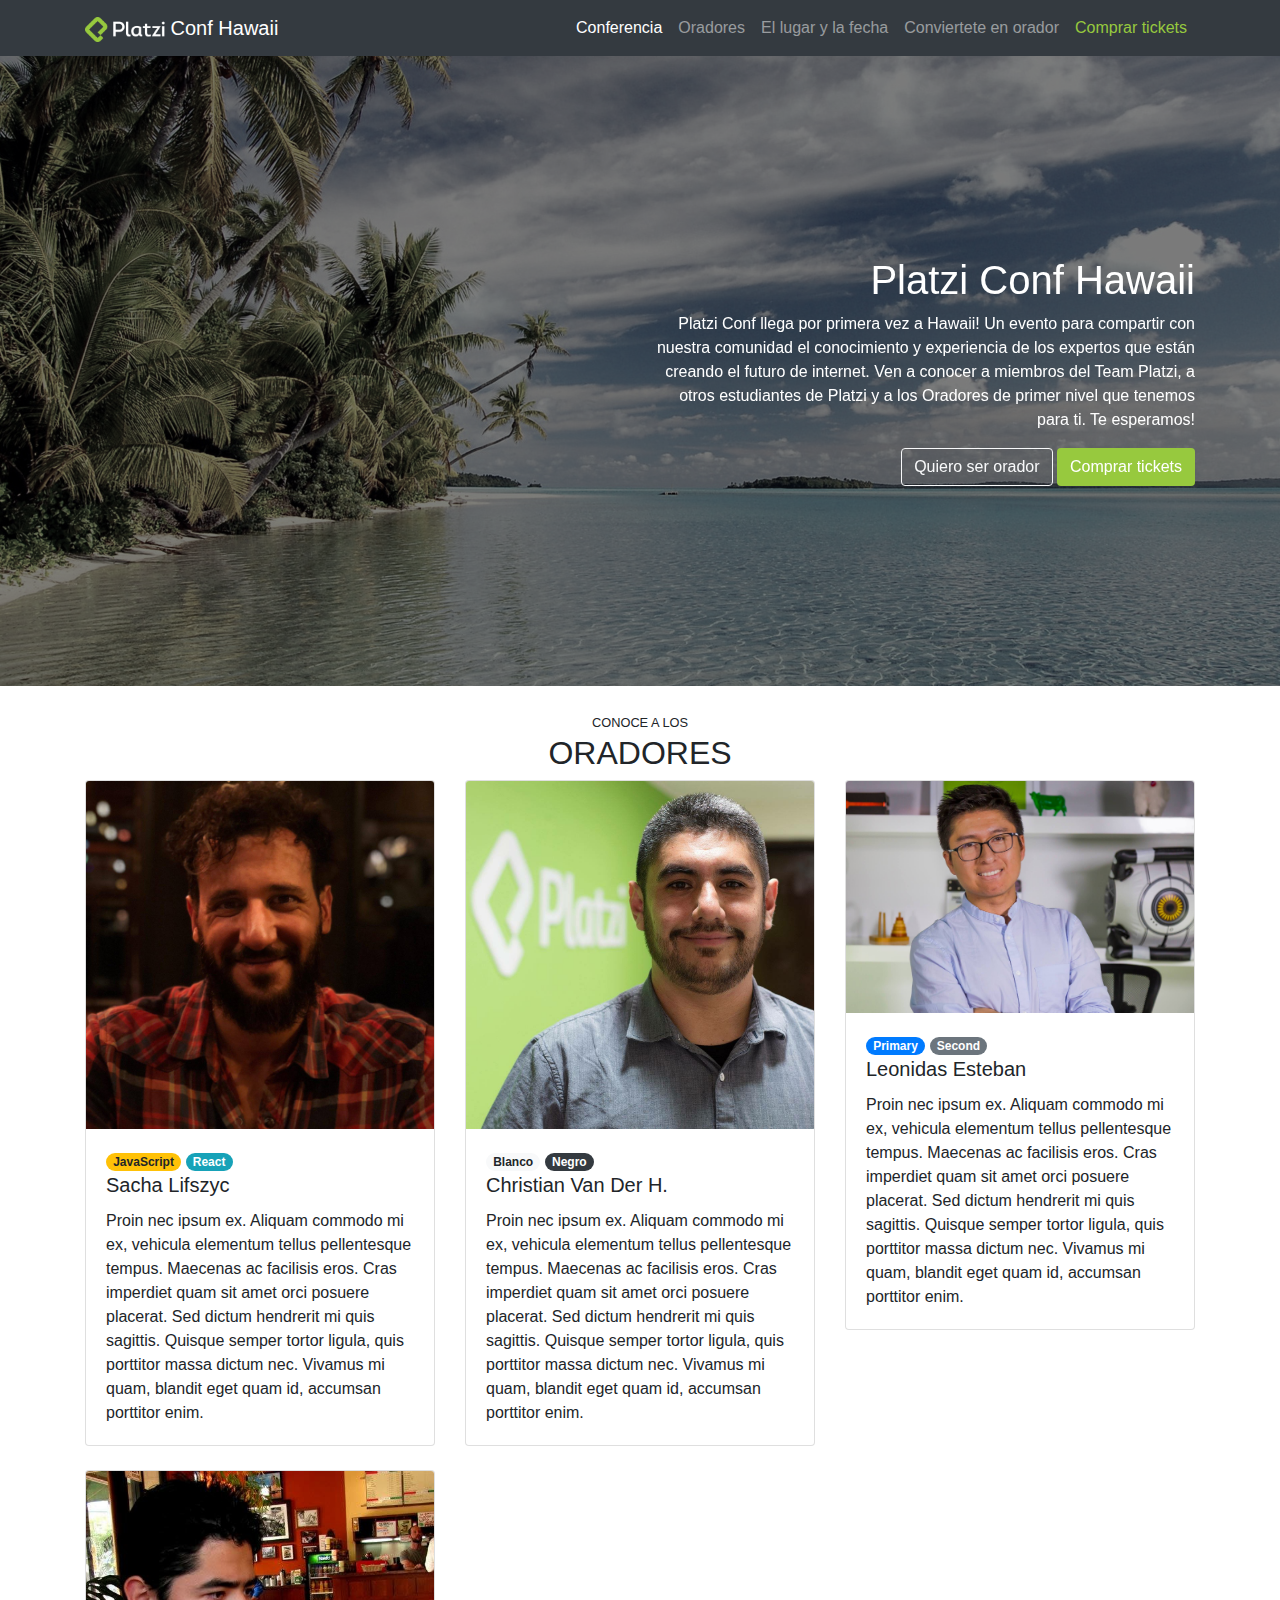
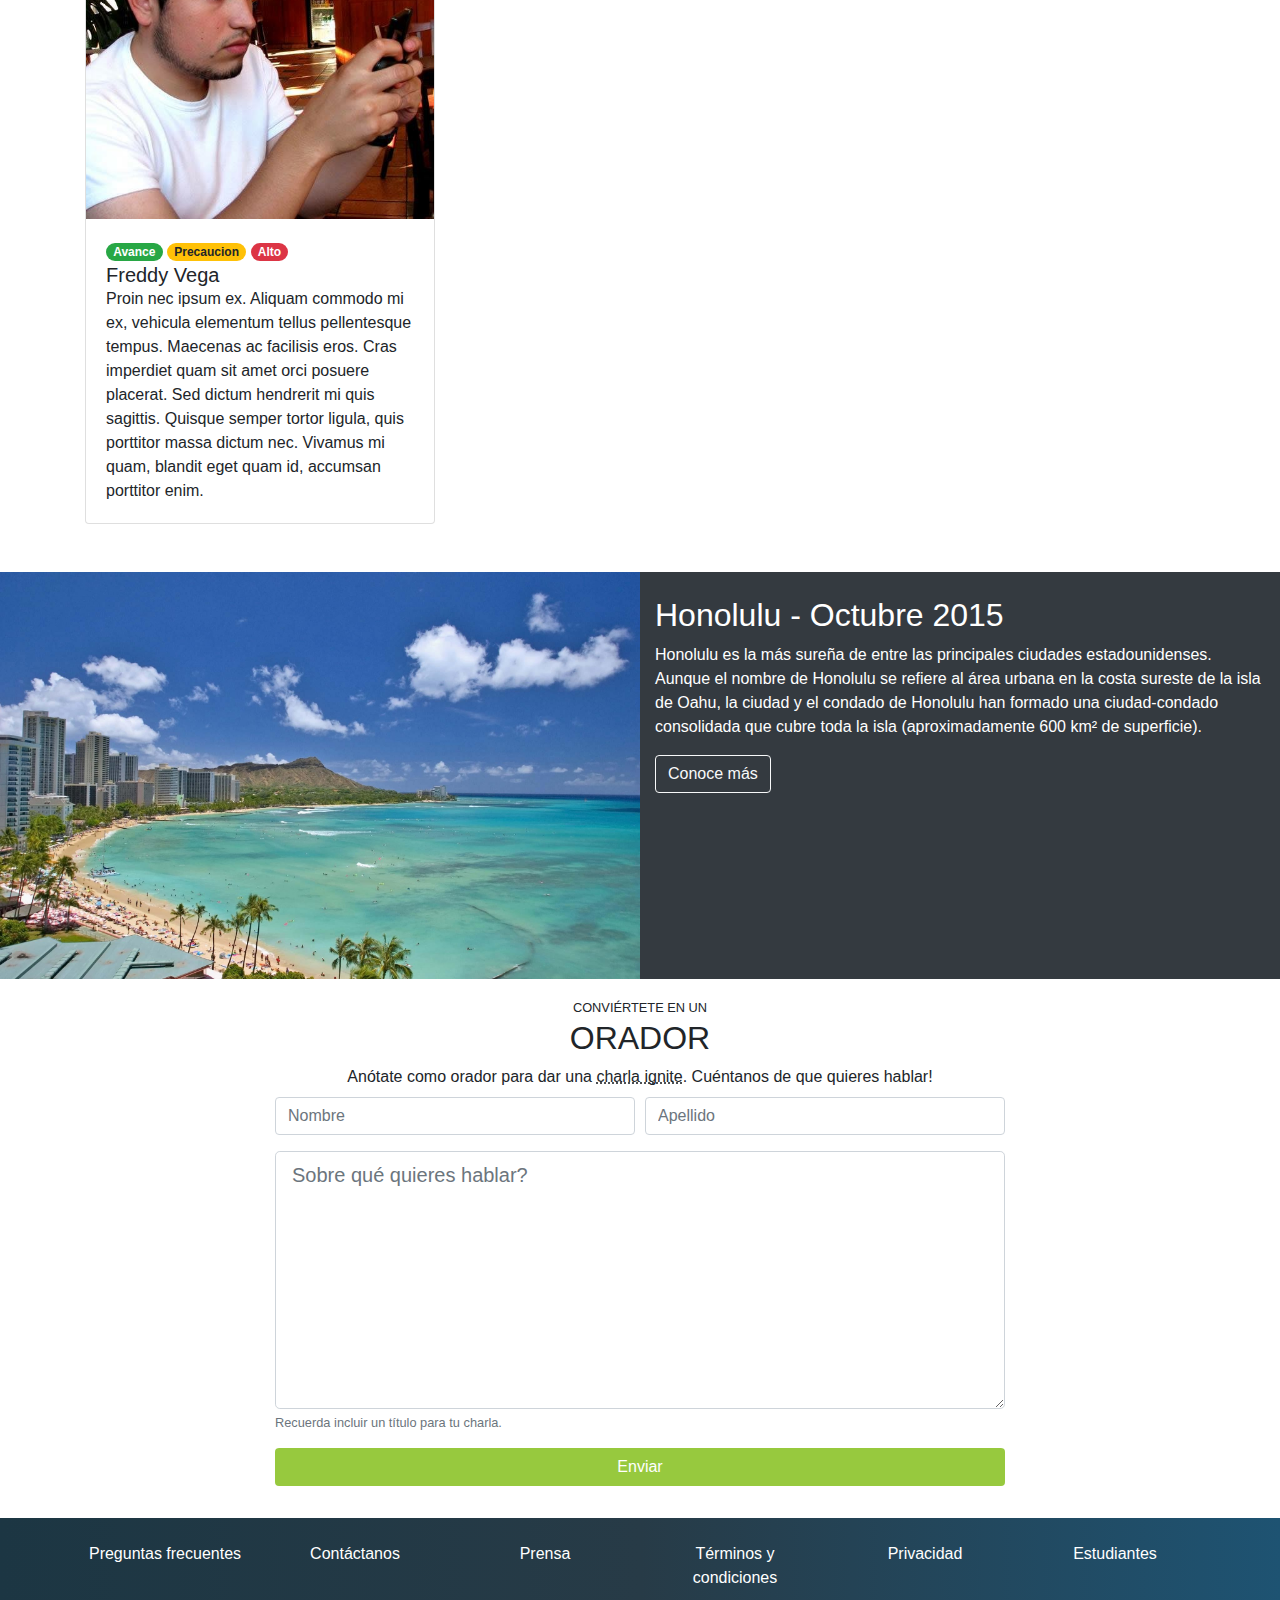
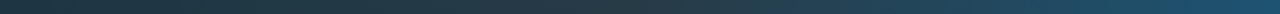
<file: index.html>
<!doctype html>
<html lang="en">

<head>
  <!-- Required meta tags -->
  <meta charset="utf-8">
  <meta name="viewport" content="width=device-width, initial-scale=1, shrink-to-fit=no">

  <!-- Bootstrap CSS -->
  <link rel="stylesheet" href="https://stackpath.bootstrapcdn.com/bootstrap/4.3.1/css/bootstrap.min.css" integrity="sha384-ggOyR0iXCbMQv3Xipma34MD+dH/1fQ784/j6cY/iJTQUOhcWr7x9JvoRxT2MZw1T" crossorigin="anonymous">
  <link rel="stylesheet" href="index.css">

  <style>

  </style>

  <title>Platzi, Hawaii</title>

</head>

<body data-spy="scroll" data-target="#navbar" data-offset="59">
  <!--Header-->
  <nav id="header" class="navbar navbar-expand-lg navbar-dark bg-dark sticky-top">
    <div class="container">
      <a class="navbar-brand" href="#">
        <img src="assets/images/platzi-logo.png" alt="Platzi Logo">
        Conf Hawaii
      </a>
      <button class="navbar-toggler" type="button" data-toggle="collapse" data-target="#navbar" aria-controls="navbar" aria-expanded="false" aria-label="Toggle navigation">
        <span class="navbar-toggler-icon"></span>
      </button>

      <div class="collapse navbar-collapse" id="navbar">
        <ul class="navbar-nav ml-auto">
          <li class="nav-item">
            <a class="nav-link" href="#main">Conferencia <span class="sr-only">(current)</span></a>
          </li>
          <li class="nav-item">
            <a class="nav-link" href="#speakers">Oradores</a>
          </li>
          <li class="nav-item">
            <a class="nav-link" href="#place-time">El lugar y la fecha</a>
          </li>
          <li class="nav-item">
            <a class="nav-link" href="#conviertete-en-orador">Conviertete en orador</a>
          </li>
          <li class="nav-item">
            <a class="nav-link text-platzi" href="#" data-toggle="modal" data-target="#modalCompra">Comprar tickets</a>
          </li>
        </ul>
      </div>
    </div>
  </nav>
  <!--/Header -->

  <!-- Main -->
  <main id="main">
    <div id="carousel" class="carousel slide" data-ride="carousel" data-pause="false">
      <div class="carousel-inner">
        <div class="carousel-item active">
          <img class="d-block w-100" src="assets/images/hawaii.jpg" alt="Hawaii 1">
        </div>
        <div class="carousel-item">
          <img class="d-block w-100" src="assets/images/hawaii2.jpg" alt="Hawaii 2">
        </div>
        <div class="carousel-item">
          <img class="d-block w-100" src="assets/images/hawaii3.jpeg" alt="Hawaii 3">
        </div>
      </div>
      <div class="overlay">
        <div class="container">
          <div class="row align-items-center">
            <div class="col-md-6 offset-md-6 text-center text-md-right">
              <h1>Platzi Conf Hawaii</h1>
              <p class="d-none d-md-block">
                Platzi Conf llega por primera vez a Hawaii! Un evento para
                compartir con nuestra comunidad el conocimiento y experiencia
                de los expertos que están creando el futuro de internet.
                Ven a conocer a miembros del Team Platzi, a otros
                estudiantes de Platzi y a los Oradores de primer nivel
                que tenemos para ti. Te esperamos!
              </p>
              <a href="#" class="btn btn-outline-light">Quiero ser orador</a>
              <button type="button" class="btn btn-platzi" data-toggle="modal" data-target="#modalCompra">Comprar tickets</button>
            </div>
          </div>
        </div>
      </div>
    </div>
  </main>
  <!-- /Main -->

  <!-- Speakers -->
  <section id="speakers" class="mt-4 mb-4">
    <div class="container">
      <div class="row">
        <div class="col text-center text-uppercase">
          <small>Conoce a los</small>
          <h2>Oradores</h2>
        </div>
      </div>
      <div class="row">
        <div class="col-12 col-md-6 col-lg-4 mb-4">
          <div class="card">
            <img src="assets/speakers/sacha.jpg" class="card-img-top" alt="...">
            <div class="card-body">
              <div class="badges">
                <span class="badge badge-pill badge-warning">JavaScript</span>
                <span class="badge badge-pill badge-info">React</span>
              </div>
              <h5 class="card-title">Sacha Lifszyc</h5>
              <p class="card-text">Proin nec ipsum ex. Aliquam commodo mi ex, vehicula elementum tellus pellentesque tempus. Maecenas ac facilisis eros. Cras imperdiet quam sit amet orci posuere placerat. Sed dictum hendrerit mi quis sagittis. Quisque semper tortor ligula, quis porttitor massa dictum nec. Vivamus mi quam, blandit eget quam id, accumsan porttitor enim.</p>
            </div>
          </div>
        </div>
        <div class="col-12 col-md-6 col-lg-4 mb-4">
          <div class="card">
            <img src="assets/speakers/cvander.jpeg" class="card-img-top" alt="...">
            <div class="card-body">
              <div class="badges">
                <span class="badge badge-pill badge-light">Blanco</span>
                <span class="badge badge-pill badge-dark">Negro</span>
              </div>
              <h5 class="card-title">Christian Van Der H.</h5>
              <p class="card-text">Proin nec ipsum ex. Aliquam commodo mi ex, vehicula elementum tellus pellentesque tempus. Maecenas ac facilisis eros. Cras imperdiet quam sit amet orci posuere placerat. Sed dictum hendrerit mi quis sagittis. Quisque semper tortor ligula, quis porttitor massa dictum nec. Vivamus mi quam, blandit eget quam id, accumsan porttitor enim.</p>
            </div>
          </div>
        </div>
        <div class="col-12 col-md-6 col-lg-4 mb-4">
          <div class="card">
            <img src="assets/speakers/leonidas.jpeg" class="card-img-top" alt="...">
            <div class="card-body">
              <div class="badges">
                <span class="badge badge-pill badge-primary">Primary</span>
                <span class="badge badge-pill badge-secondary">Second</span>
              </div>
              <h5 class="card-title">Leonidas Esteban</h5>
              <p class="card-text">Proin nec ipsum ex. Aliquam commodo mi ex, vehicula elementum tellus pellentesque tempus. Maecenas ac facilisis eros. Cras imperdiet quam sit amet orci posuere placerat. Sed dictum hendrerit mi quis sagittis. Quisque semper tortor ligula, quis porttitor massa dictum nec. Vivamus mi quam, blandit eget quam id, accumsan porttitor enim.</p>
            </div>
          </div>
        </div>
        <div class="col-12 col-md-6 col-lg-4 mb-4">
          <div class="card">
            <img src="assets/speakers/freddy.jpeg" class="card-img-top" alt="...">
            <div class="card-body">
              <div class="badges">
                <span class="badge badge-pill badge-success">Avance</span>
                <span class="badge badge-pill badge-warning">Precaucion</span>
                <span class="badge badge-pill badge-danger">Alto</span>
              </div>
              <h5 class="card-title mb-0">Freddy Vega</h5>
              <p class="card-text">Proin nec ipsum ex. Aliquam commodo mi ex, vehicula elementum tellus pellentesque tempus. Maecenas ac facilisis eros. Cras imperdiet quam sit amet orci posuere placerat. Sed dictum hendrerit mi quis sagittis. Quisque semper tortor ligula, quis porttitor massa dictum nec. Vivamus mi quam, blandit eget quam id, accumsan porttitor enim.</p>
            </div>
          </div>
        </div>
      </div>
    </div>
  </section>
  <!-- /Speakers -->

  <!--  Lugar y Fecha-->
  <section id="place-time">
    <div class="container-fluid">
      <div class="row">
        <div class="col-12 col-lg-6 pl-0 pr-0">
          <img src="assets/images/honolulu.jpg" alt="Honolulu">
        </div>
        <div class="col-12 col-lg-6 pt-4 pb-4">
          <h2>Honolulu - Octubre 2015</h2>
          <p>
            Honolulu es la más sureña de entre las principales ciudades estadounidenses. Aunque el nombre de Honolulu se refiere al área urbana en la costa sureste de la isla de Oahu, la ciudad y el condado de Honolulu han formado una ciudad-condado consolidada que cubre toda la isla (aproximadamente 600 km² de superficie).
          </p>
          <a class="btn btn-outline-light" href="https://es.wikipedia.org/wiki/Honolulu">Conoce más</a>
        </div>
      </div>
    </div>
  </section>
  <!-- /Lugar y Fecha -->

  <!-- Conviertete en orador -->
  <section id="conviertete-en-orador" class="pt-3 pb-3">
    <div class="container">
      <div class="row">
        <div class="col text-uppercase text-center">
          <small>Conviértete en un</small>
          <h2>orador</h2>
        </div>
      </div>
      <div class="row">
        <div class="col text-center">
          Anótate como orador para dar una <abbr data-toggle="tooltip" title="Charlas de 5 minutos">charla ignite</abbr>.
          Cuéntanos de que quieres hablar!
        </div>
      </div>
      <div class="row">
        <div class="col col-md-10 offset-md-1 col-lg-8 offset-lg-2 pt-2">
          <form>
            <div class="form-row">
              <div class="form-group col-12 col-md-6">
                <input type="text" class="form-control" placeholder="Nombre">
              </div>
              <div class="form-group col-12 col-md-6">
                <input type="text" class="form-control" placeholder="Apellido">
              </div>
            </div>
            <div class="form-row">
              <div class="form-group col">
                <textarea name="text" class="form-control form-control-lg" placeholder="Sobre qué quieres hablar?" rows="8" cols="80"></textarea>
                <small class="form-text text-muted">Recuerda incluir un título para tu charla.</small>
              </div>
            </div>
            <div class="form-row">
              <div class="form-group col">
                <button type="button" class="btn btn-platzi btn-block" name="button">Enviar</button>
              </div>
            </div>
          </form>
        </div>
      </div>
    </div>
  </section>

  <!-- /Conviertete en orador -->

  <!-- Footer -->
  <footer id="footer" class="pb-4 pt-4">
    <div class="container">
      <div class="row text-center">
        <div class="col-12 col-lg">
          <a href="#">Preguntas frecuentes</a>
        </div>
        <div class="col-12 col-lg">
          <a href="#">Contáctanos</a>
        </div>
        <div class="col-12 col-lg">
          <a href="#">Prensa</a>
        </div>
        <div class="col-12 col-lg">
          <a href="#">Términos y condiciones</a>
        </div>
        <div class="col-12 col-lg">
          <a href="#">Privacidad</a>
        </div>
        <div class="col-12 col-lg">
          <a href="#">Estudiantes</a>
        </div>
      </div>
    </div>
  </footer>
  <!-- /Footer -->

  <!-- Modal -->
  <div class="modal fade" id="modalCompra" tabindex="-1" role="dialog" aria-labelledby="exampleModalCenterTitle" aria-hidden="true">
  <div class="modal-dialog modal-dialog-centered" role="document">
    <div class="modal-content">
      <div class="modal-header">
        <h5 class="modal-title" id="exampleModalCenterTitle">Comprar tickets</h5>
        <button type="button" class="close" data-dismiss="modal" aria-label="Close">
          <span aria-hidden="true">&times;</span>
        </button>
      </div>
      <div class="modal-body">
        <form class="" action="index.html" method="post">
          <div class="form-row">
            <div class="form-group col">
              <div class="input-group mb-3">
                <div class="input-group-prepend">
                  <span class="input-group-text" id="basic-addon1">@</span>
                </div>
                <input type="text" class="form-control" placeholder="Username" aria-label="Username" aria-describedby="basic-addon1">
              </div>
            </div>
          </div>
        </form>
        <div class="alert alert-warning" role="alert">
          Recibirás un correo de confirmación si sales sorteado.
        </div>
      </div>
      <div class="modal-footer">
        <button type="button" class="btn btn-secondary" data-dismiss="modal">Cancelar</button>
        <button type="button" class="btn btn-platzi">Comprar</button>
      </div>
    </div>
  </div>
</div>
  <!-- /Modal -->

  <!-- Optional JavaScript -->
  <!-- jQuery first, then Popper.js, then Bootstrap JS -->
  <script src="https://code.jquery.com/jquery-3.3.1.slim.min.js" integrity="sha384-q8i/X+965DzO0rT7abK41JStQIAqVgRVzpbzo5smXKp4YfRvH+8abtTE1Pi6jizo" crossorigin="anonymous"></script>
  <script src="https://cdnjs.cloudflare.com/ajax/libs/popper.js/1.14.7/umd/popper.min.js" integrity="sha384-UO2eT0CpHqdSJQ6hJty5KVphtPhzWj9WO1clHTMGa3JDZwrnQq4sF86dIHNDz0W1" crossorigin="anonymous"></script>
  <script src="https://stackpath.bootstrapcdn.com/bootstrap/4.3.1/js/bootstrap.min.js" integrity="sha384-JjSmVgyd0p3pXB1rRibZUAYoIIy6OrQ6VrjIEaFf/nJGzIxFDsf4x0xIM+B07jRM" crossorigin="anonymous"></script>
  <script src="index.js" type="text/javascript">

  </script>
</body>

</html>
</file>
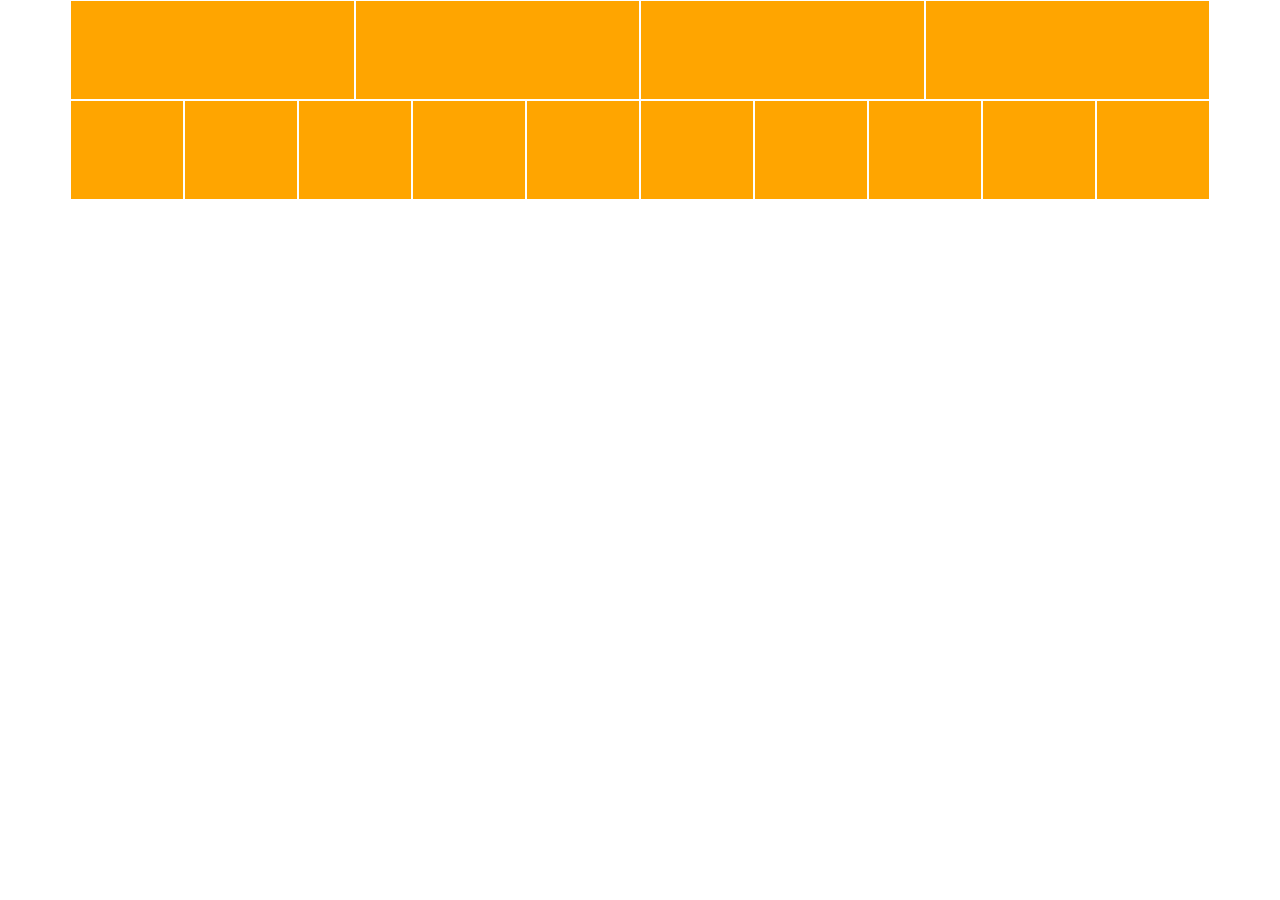
<file: desafio2.html>
<!doctype html>
<html lang="en">
  <head>
    <!-- Required meta tags -->
    <meta charset="utf-8">
    <meta name="viewport" content="width=device-width, initial-scale=1, shrink-to-fit=no">

    <!-- Bootstrap CSS -->
    <link rel="stylesheet" href="https://stackpath.bootstrapcdn.com/bootstrap/4.3.1/css/bootstrap.min.css" integrity="sha384-ggOyR0iXCbMQv3Xipma34MD+dH/1fQ784/j6cY/iJTQUOhcWr7x9JvoRxT2MZw1T" crossorigin="anonymous">
    <style>
      [class^=col]{
        background-color: orange;
        border: 1px solid white;
        height: 100px;
      }
    </style>
    <title>Hello, world!</title>
  </head>
  <body>
    <div class="container">
      <div class="row">
        <div class="col-xl-3 col-md-3 col-sm-6 col-6">
        </div>
        <div class="col-xl-3 col-md-3 col-sm-6 col-6">
        </div>
        <div class="col-xl-3 col-md-3 col-sm-6 col-6">
        </div>
        <div class="col-xl-3 col-md-3 col-sm-6 col-6">
        </div>
      </div>
      <div class="row">
        <div class="col-12 col-md-6 col-lg">
        </div>
        <div class="col-12 col-md-6 col-lg">
        </div>
        <div class="col-12 col-md-6 col-lg">
        </div>
        <div class="col-12 col-md-6 col-lg">
        </div>
        <div class="col-12 col-md-6 col-lg">
        </div>
        <div class="col-12 col-md-6 col-lg">
        </div>
        <div class="col-12 col-md-6 col-lg">
        </div>
        <div class="col-12 col-md-6 col-lg">
        </div>
        <div class="col-12 col-md-6 col-lg">
        </div>
        <div class="col-12 col-md-6 col-lg">
        </div>
      </div>
    </div>

    <!-- Optional JavaScript -->
    <!-- jQuery first, then Popper.js, then Bootstrap JS -->
    <script src="https://code.jquery.com/jquery-3.3.1.slim.min.js" integrity="sha384-q8i/X+965DzO0rT7abK41JStQIAqVgRVzpbzo5smXKp4YfRvH+8abtTE1Pi6jizo" crossorigin="anonymous"></script>
    <script src="https://cdnjs.cloudflare.com/ajax/libs/popper.js/1.14.7/umd/popper.min.js" integrity="sha384-UO2eT0CpHqdSJQ6hJty5KVphtPhzWj9WO1clHTMGa3JDZwrnQq4sF86dIHNDz0W1" crossorigin="anonymous"></script>
    <script src="https://stackpath.bootstrapcdn.com/bootstrap/4.3.1/js/bootstrap.min.js" integrity="sha384-JjSmVgyd0p3pXB1rRibZUAYoIIy6OrQ6VrjIEaFf/nJGzIxFDsf4x0xIM+B07jRM" crossorigin="anonymous"></script>
  </body>
</html>
</file>
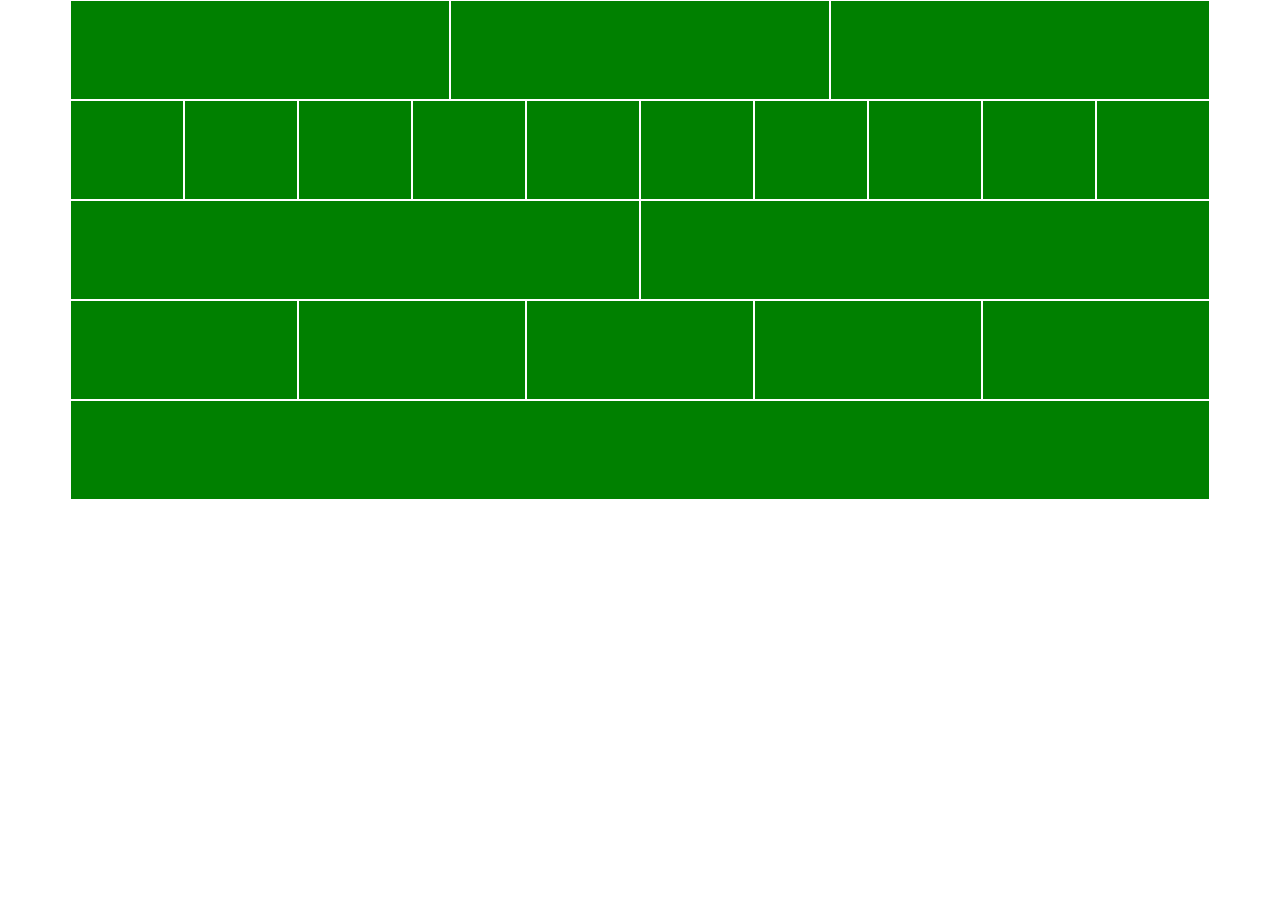
<file: desafío1.html>
<!doctype html>
<html lang="en">
  <head>
    <!-- Required meta tags -->
    <meta charset="utf-8">
    <meta name="viewport" content="width=device-width, initial-scale=1, shrink-to-fit=no">

    <!-- Bootstrap CSS -->
    <link rel="stylesheet" href="https://stackpath.bootstrapcdn.com/bootstrap/4.3.1/css/bootstrap.min.css" integrity="sha384-ggOyR0iXCbMQv3Xipma34MD+dH/1fQ784/j6cY/iJTQUOhcWr7x9JvoRxT2MZw1T" crossorigin="anonymous">
    <style>
      [class^=col]{
        background-color: green;
        border: 1px solid white;
        height: 100px;
      }
    </style>
    <title>Hello, world!</title>
  </head>
  <body>
    <div class="container">
      <div class="row">
        <div class="col-4">
        </div>
        <div class="col-4">
        </div>
        <div class="col-4">
        </div>
      </div>
      <div class="row">
        <div class="col">
        </div>
        <div class="col">
        </div>
        <div class="col">
        </div>
        <div class="col">
        </div>
        <div class="col">
        </div>
        <div class="col">
        </div>
        <div class="col">
        </div>
        <div class="col">
        </div>
        <div class="col">
        </div>
        <div class="col">
        </div>
      </div>
      <div class="row">
        <div class="col-6">
        </div>
        <div class="col-6">
        </div>
      </div>
      <div class="row">
        <div class="col">
        </div>
        <div class="col">
        </div>
        <div class="col">
        </div>
        <div class="col">
        </div>
        <div class="col">
        </div>
      </div>
      <div class="row">
        <div class="col-12">
        </div>
      </div>
    </div>

    <!-- Optional JavaScript -->
    <!-- jQuery first, then Popper.js, then Bootstrap JS -->
    <script src="https://code.jquery.com/jquery-3.3.1.slim.min.js" integrity="sha384-q8i/X+965DzO0rT7abK41JStQIAqVgRVzpbzo5smXKp4YfRvH+8abtTE1Pi6jizo" crossorigin="anonymous"></script>
    <script src="https://cdnjs.cloudflare.com/ajax/libs/popper.js/1.14.7/umd/popper.min.js" integrity="sha384-UO2eT0CpHqdSJQ6hJty5KVphtPhzWj9WO1clHTMGa3JDZwrnQq4sF86dIHNDz0W1" crossorigin="anonymous"></script>
    <script src="https://stackpath.bootstrapcdn.com/bootstrap/4.3.1/js/bootstrap.min.js" integrity="sha384-JjSmVgyd0p3pXB1rRibZUAYoIIy6OrQ6VrjIEaFf/nJGzIxFDsf4x0xIM+B07jRM" crossorigin="anonymous"></script>
  </body>
</html>
</file>
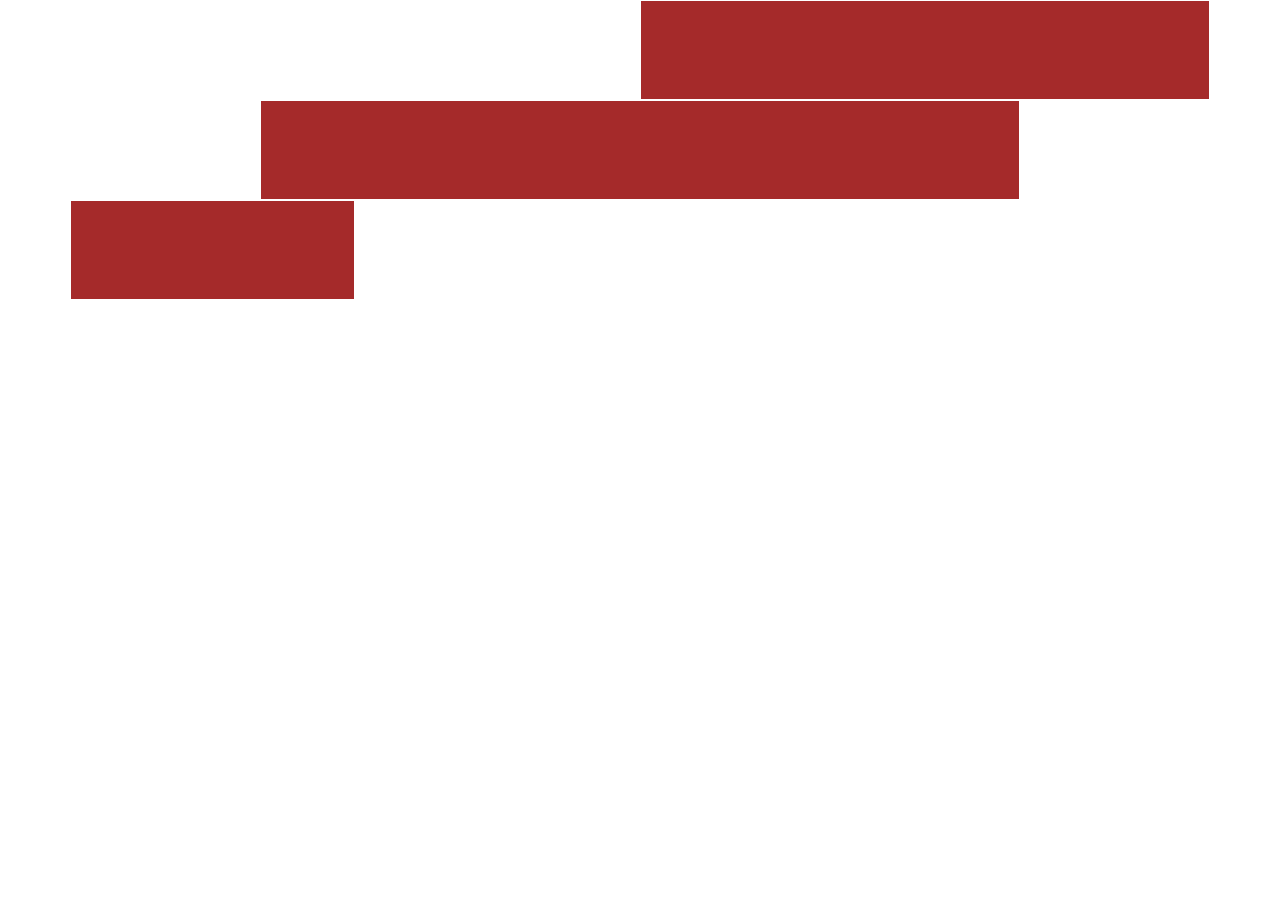
<file: desafío3.html>
<!doctype html>
<html lang="en">
  <head>
    <!-- Required meta tags -->
    <meta charset="utf-8">
    <meta name="viewport" content="width=device-width, initial-scale=1, shrink-to-fit=no">

    <!-- Bootstrap CSS -->
    <link rel="stylesheet" href="https://stackpath.bootstrapcdn.com/bootstrap/4.3.1/css/bootstrap.min.css" integrity="sha384-ggOyR0iXCbMQv3Xipma34MD+dH/1fQ784/j6cY/iJTQUOhcWr7x9JvoRxT2MZw1T" crossorigin="anonymous">
    <style>
      [class^=col]{
        background-color: brown;
        border: 1px solid white;
        height: 100px;
      }
    </style>
    <title>Hello, world!</title>
  </head>
  <body>
    <div class="container">
      <div class="row">
        <div class="col-12 col-md-6 offset-md-6">
        </div>
      </div>
      <div class="row">
        <div class="col-8 col-md-8 offset-md-2">
        </div>
      </div>
      <div class="row">
        <div class="col-3 offset-9 col-md-3 offset-md-0">
        </div>
      </div>
    </div>

    <!-- Optional JavaScript -->
    <!-- jQuery first, then Popper.js, then Bootstrap JS -->
    <script src="https://code.jquery.com/jquery-3.3.1.slim.min.js" integrity="sha384-q8i/X+965DzO0rT7abK41JStQIAqVgRVzpbzo5smXKp4YfRvH+8abtTE1Pi6jizo" crossorigin="anonymous"></script>
    <script src="https://cdnjs.cloudflare.com/ajax/libs/popper.js/1.14.7/umd/popper.min.js" integrity="sha384-UO2eT0CpHqdSJQ6hJty5KVphtPhzWj9WO1clHTMGa3JDZwrnQq4sF86dIHNDz0W1" crossorigin="anonymous"></script>
    <script src="https://stackpath.bootstrapcdn.com/bootstrap/4.3.1/js/bootstrap.min.js" integrity="sha384-JjSmVgyd0p3pXB1rRibZUAYoIIy6OrQ6VrjIEaFf/nJGzIxFDsf4x0xIM+B07jRM" crossorigin="anonymous"></script>
  </body>
</html>
</file>
<file: index.css>
.text-platzi{
  color: #97c93e !important;
}

.btn-platzi {
  background-color: #97c93e;
  color: white;
}

.btn-platzi:hover {
  background-color: #82af32;
}

#header img{
  width: 80px;
}

#main .carousel-inner img {
  max-height: 70vh;
  object-fit: cover;
  filter: grayscale(70%);
}

#carousel {
  position: relative;
}

#carousel .overlay {
  position: absolute;
  top: 0;
  bottom: 0;
  left: 0;
  right: 0;
  background-color: rgba(0,0,0,0.5);
  color: white;
}

#carousel .overlay .container,
#carousel .overlay .row {
  height: 100%;
}

#place-time {
  background-color: #343a40;
  color: white;
}

#place-time img {
  max-width: 100%;
}

#footer{
  background: linear-gradient(90deg, #1c3643 0, #273b47 50%, #1e5372);
}

#footer a{
  color: white;
}
</file>
